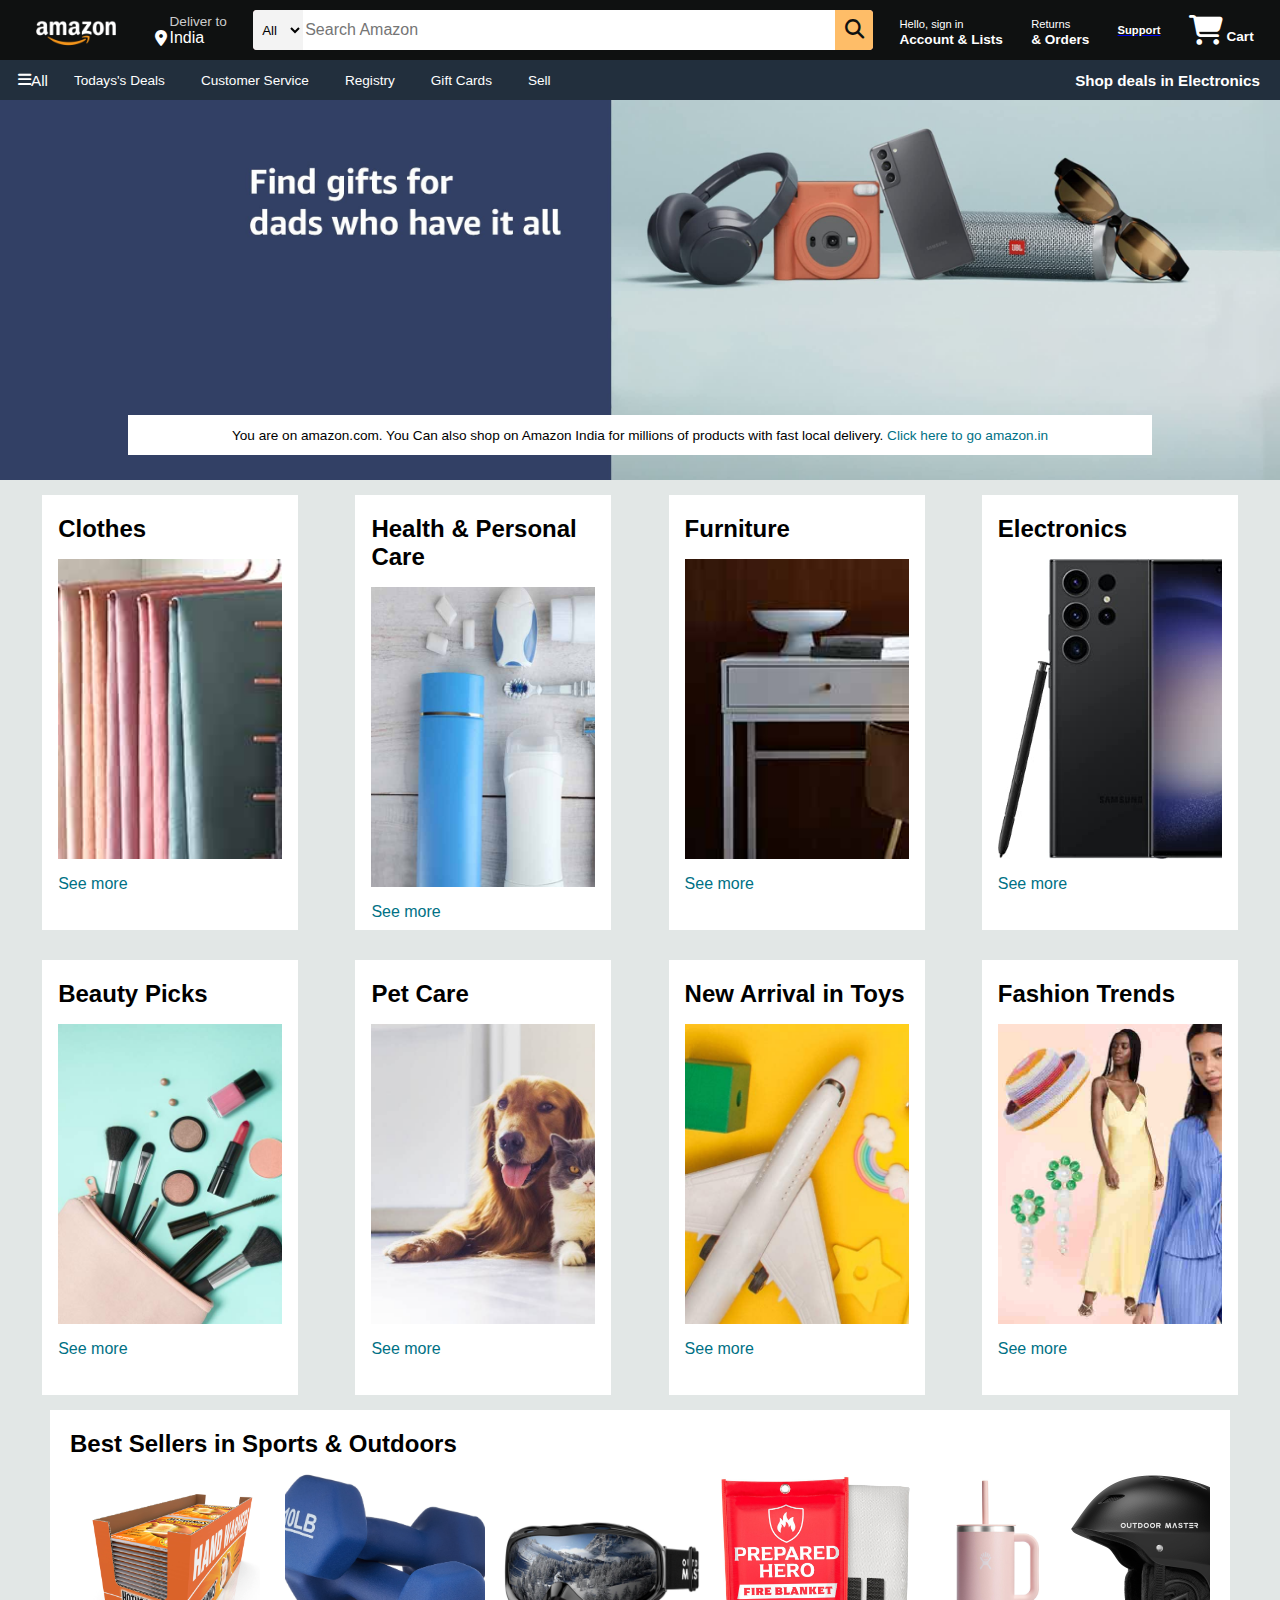
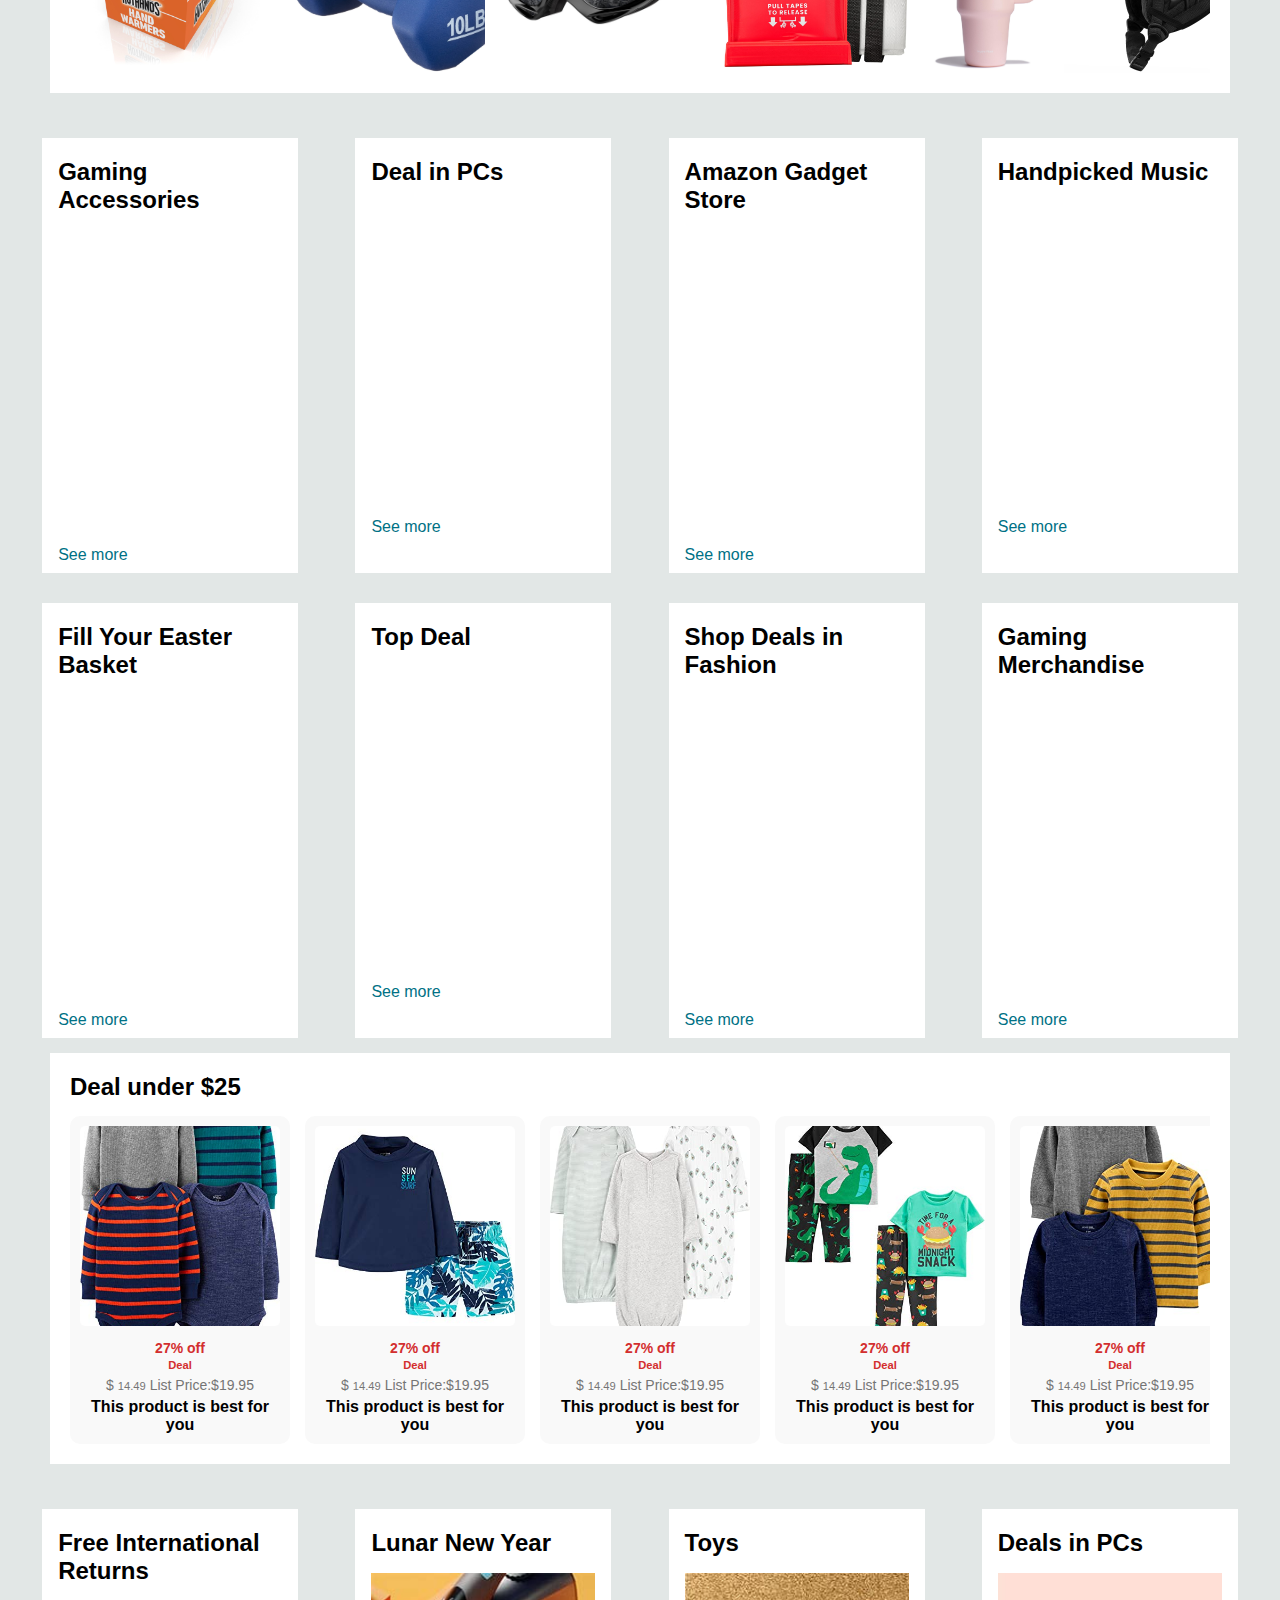
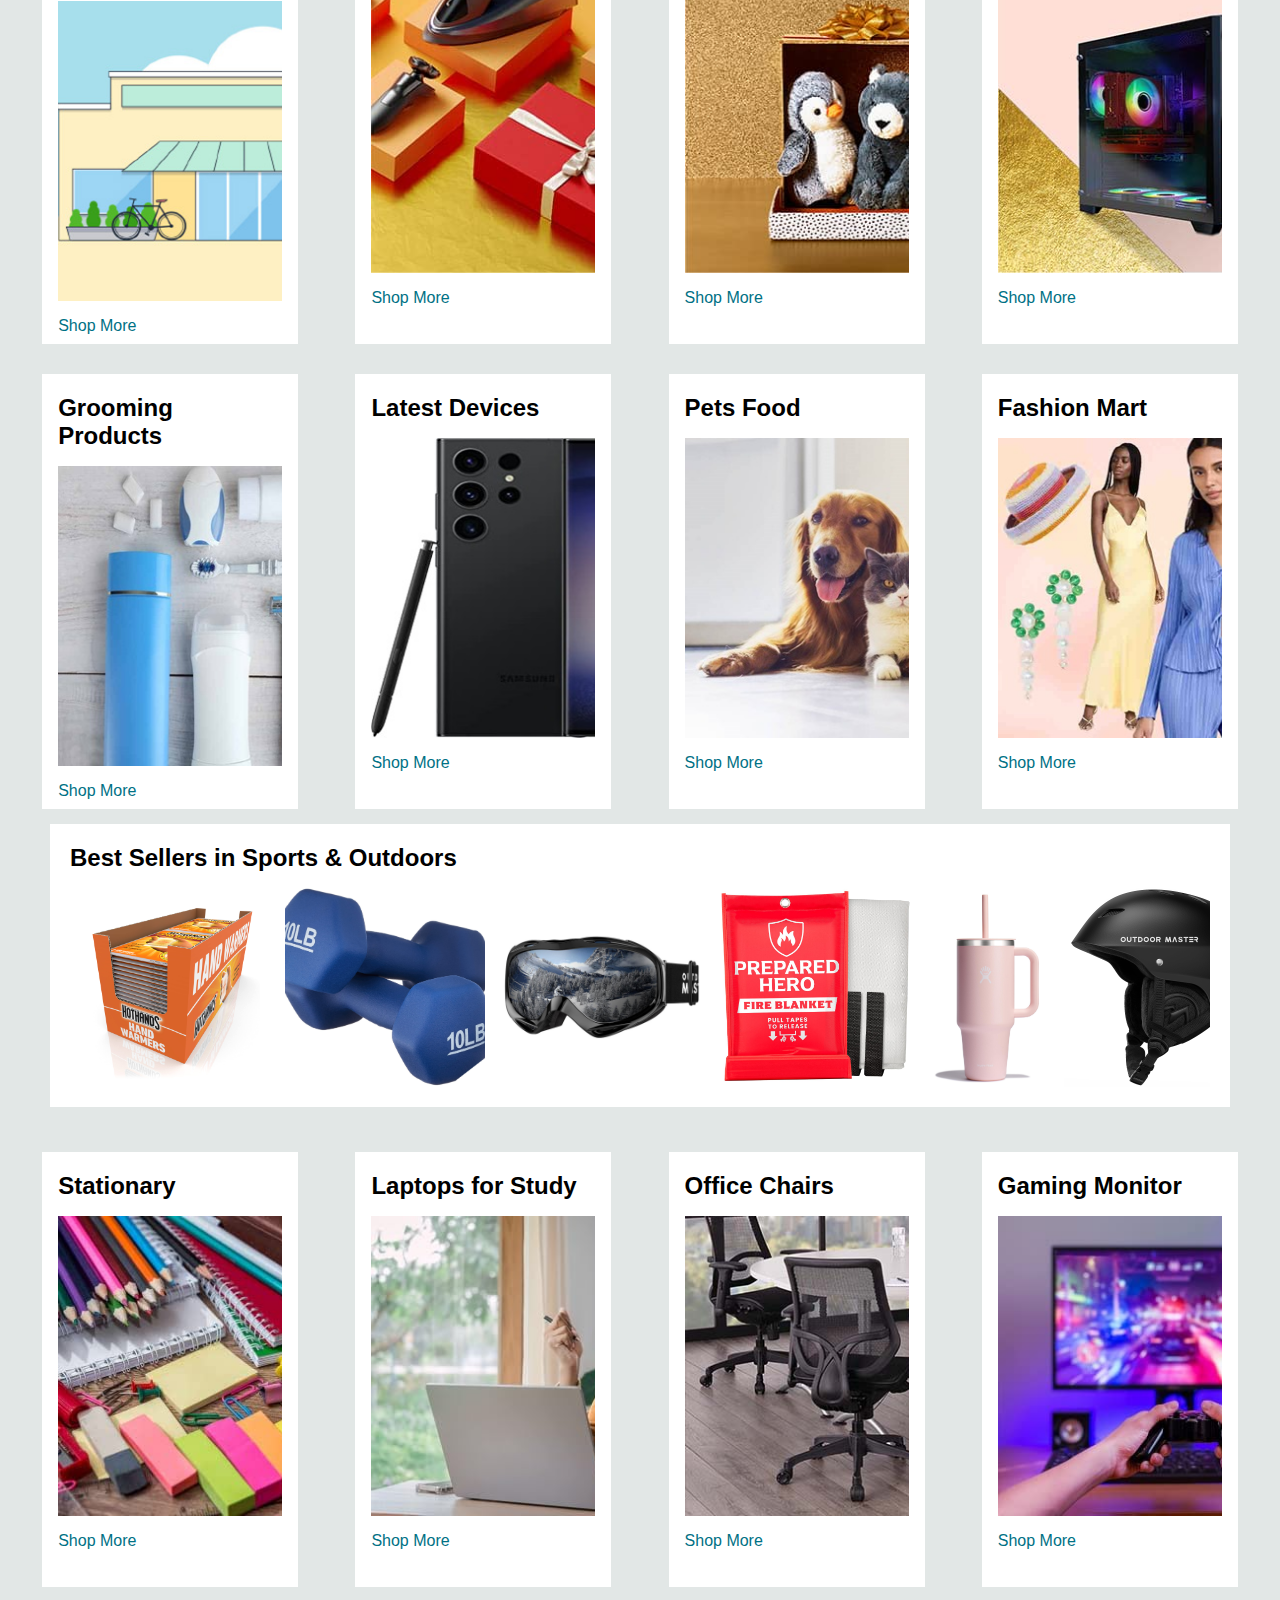
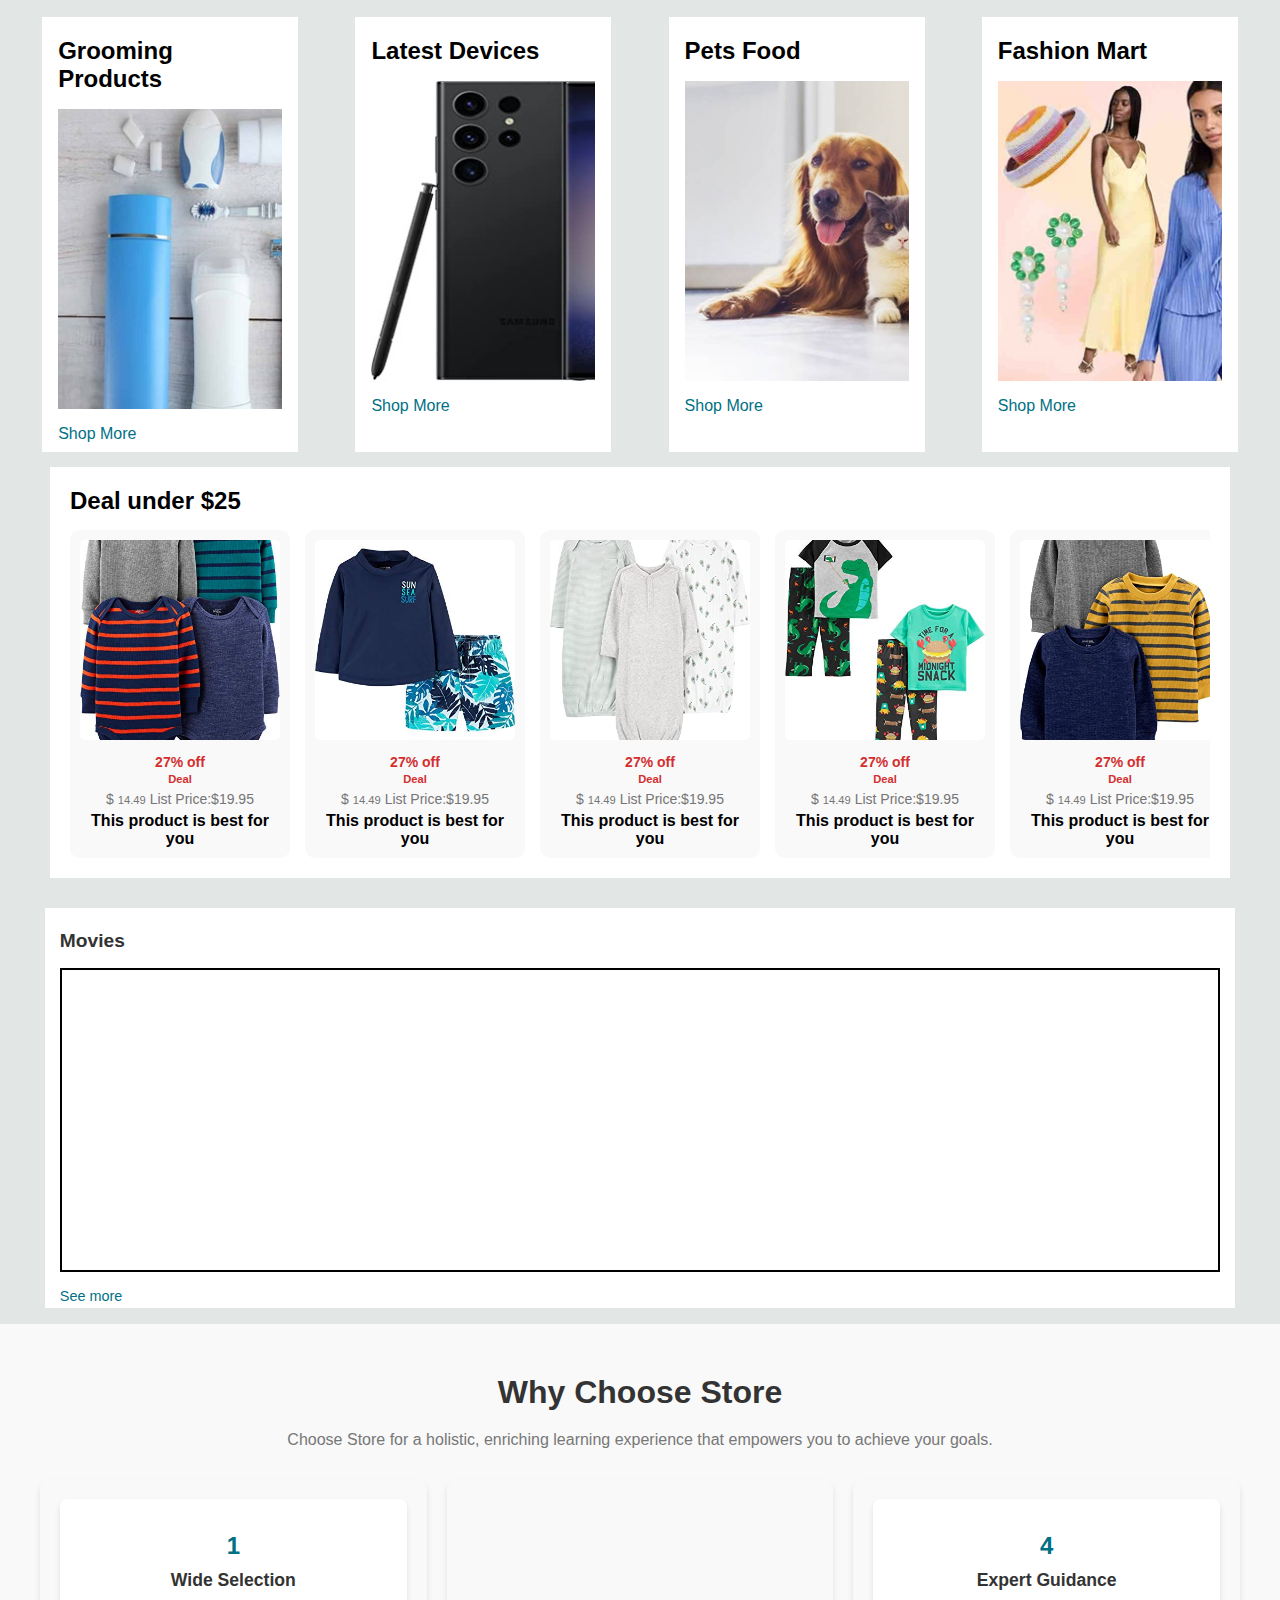
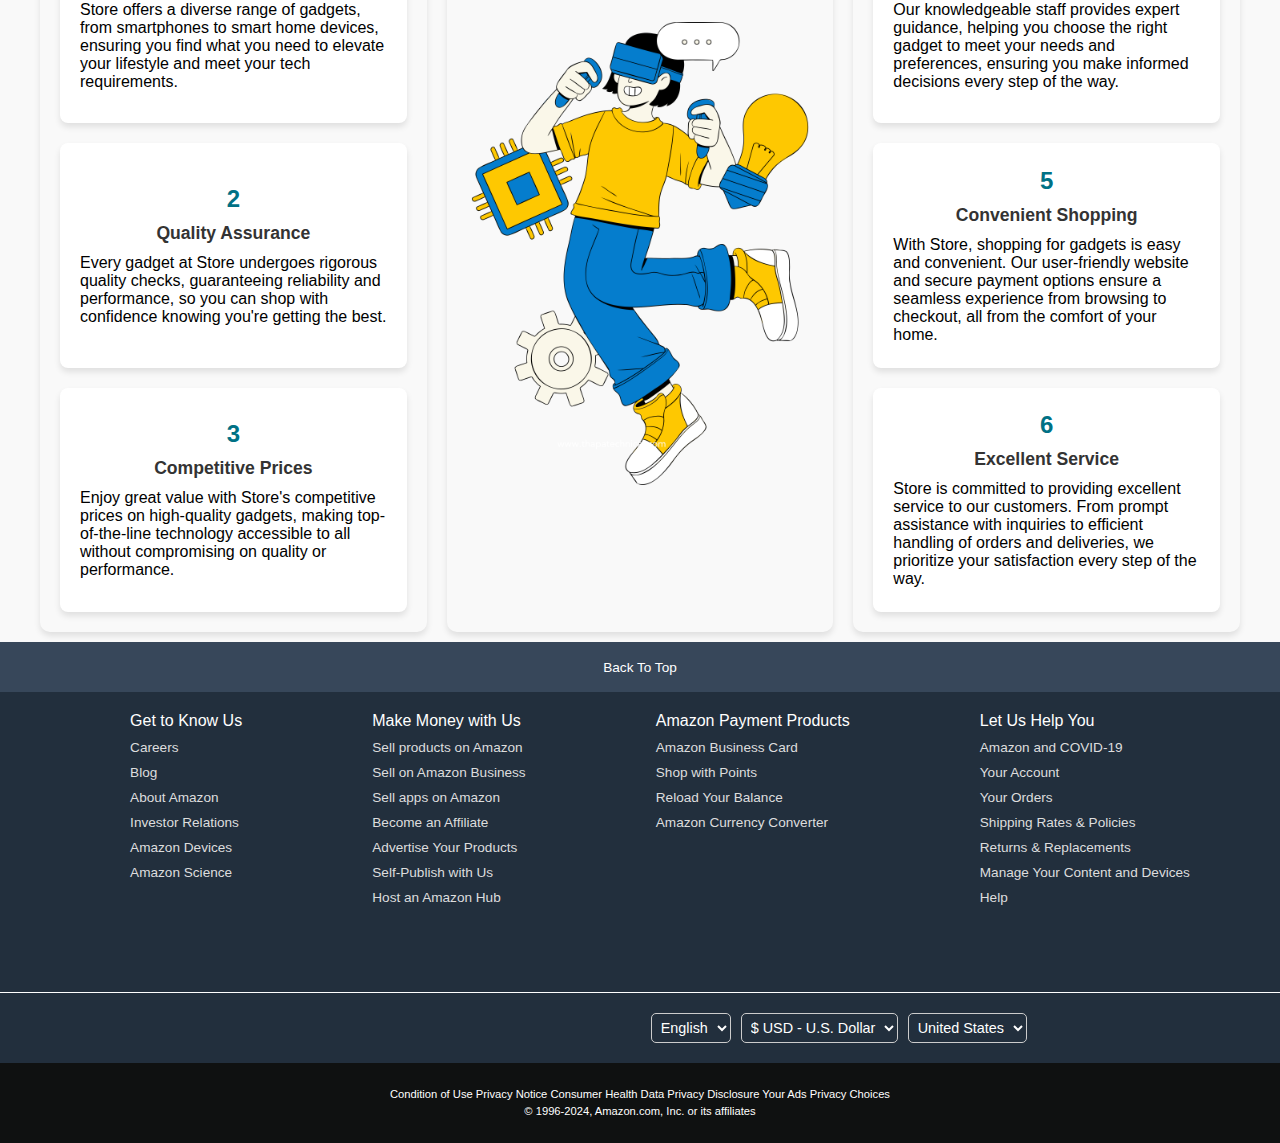
<file: index.html>
<!DOCTYPE html>
<html lang="en">
<head>
  <meta charset="UTF-8">
  <meta name="viewport" content="width=device-width, initial-scale=1.0">
  <title>Amazon Clone 1</title>
  <link rel="stylesheet" href="https://cdnjs.cloudflare.com/ajax/libs/font-awesome/6.7.2/css/all.min.css" integrity="sha512-Evv84Mr4kqVGRNSgIGL/F/aIDqQb7xQ2vcrdIwxfjThSH8CSR7PBEakCr51Ck+w+/U6swU2Im1vVX0SVk9ABhg==" crossorigin="anonymous" referrerpolicy="no-referrer" />
  <link rel="stylesheet" href="index.css">
</head>
<body>
  <header>
    <div class="navbar">
      <a href="index.html" class="nav-logo-link">
        <div class="nav-logo border">
          <div class="logo1"></div>
        </div>
      </a>
      

      <div class="nav-address border">
        <p class="address-first">Deliver to</p>
        <div class="address-icon">
          <i class="fa-solid fa-location-dot"></i>
          <p class="address-second">India</p>
        </div>
      </div>

      <div class="nav-search">
        <select class="search-select">
          <option value="all">All</option>
          <option value="all-departments">All Departments</option>
          <option value="arts-crafts">Arts & Crafts</option>
          <option value="automotive">Automotive</option>
          <option value="baby">Baby</option>
          <option value="beauty-care">Beauty & Personal Care</option>
          <option value="books">Books</option>
          <option value="boys-fashion">Boys' Fashion</option>
          <option value="computers">Computers</option>
          <option value="deals">Deals</option>
          <option value="digital-music">Digital Music</option>
          <option value="electronics">Electronics</option>
          <option value="girls-fashion">Girls' Fashion</option>
          <option value="health-household">Health & Household</option>
          <option value="home-kitchen">Home & Kitchen</option>
          <option value="industrial-scientific">Industrial & Scientific</option>
          <option value="kindle-store">Kindle Store</option>
          <option value="luggage">Luggage</option>
          <option value="mens-fashion">Men's Fashion</option>
          <option value="movies-tv">Movies & TV</option>
          <option value="music-cds-vinyl">Music, CDs & Vinyl</option>
          <option value="pet-supplies">Pet Supplies</option>
          <option value="prime-video">Prime Video</option>
          <option value="software">Software</option>
          <option value="sports-outdoors">Sports & Outdoors</option>
          <option value="tools-home-improvement">Tools & Home Improvement</option>
          <option value="toys-games">Toys & Games</option>
          <option value="video-games">Video Games</option>
          <option value="womens-fashion">Women's Fashion</option>
        </select>
        <input placeholder="Search Amazon" class="search-input">
        <div class="search-icon">
          <i class="fa-solid fa-magnifying-glass"></i>
        </div>
      </div>

      <div class="nav-signin border">
        <p><span>Hello, sign in</span></p>
        <p class="nav-second">Account & Lists</p>
      </div>

      <div class="nav-return border">
        <a href="returns-order.html">
            <p><span>Returns</span></p>
            <p class="nav-second">& Orders</p>
        </a>
    </div>
    

      <div class="nav-contact border">
        <a href="support.html" class="nav-link">
            <p class="nav-second">Support</p>
        </a>
    </div>       

      <div class="nav-cart border">
        <i class="fa-solid fa-cart-shopping"></i>
          Cart
      </div>
    </div>

    <div class="panel">
      <div class="panel-all">
        <i class="fa-solid fa-bars"></i>
        All
      </div>
      
      <div class="panel-ops">
        <p>Todays's Deals</p>
        <p>Customer Service</p>
        <p>Registry</p>
        <p>Gift Cards</p>
        <p>Sell</p>
      </div>

      <div class="panel-deals border">
        Shop deals in Electronics
      </div>
    </div>

  </header>

  <div class="hero-section">
    <div class="hero-msg">
      <p>You are on amazon.com. You Can also shop on Amazon India for millions of products with fast local delivery. <a>Click here to go amazon.in</a></p>
    </div>
  </div>

  <div class="shop-section">
    <div class="box">
      <div class="box-content">
          <h2>Clothes</h2>
          <div class="box-img" style="background-image: url('./assets/box1_image.jpg');"></div>
          <p>See more</p>
      </div>
  </div>
  <div class="box">
      <div class="box-content">
          <h2>Health & Personal Care</h2>
          <div class="box-img" style="background-image: url('./assets/box2_image.jpg');"></div>
          <p>See more</p>
      </div>
  </div>
  <div class="box">
      <div class="box-content">
          <h2>Furniture</h2>
          <div class="box-img" style="background-image: url('./assets/box3_image.jpg');"></div>
          <p>See more</p>
      </div>
  </div>
  <div class="box">
      <div class="box-content">
          <h2>Electronics</h2>
          <div class="box-img" style="background-image: url('./assets/box4_image.jpg');"></div>
          <p>See more</p>
      </div>
  </div>
  <div class="box">
      <div class="box-content">
          <h2>Beauty Picks</h2>
          <div class="box-img" style="background-image: url('./assets/box5_image.jpg');"></div>
          <p>See more</p>
      </div>
  </div>
  <div class="box">
      <div class="box-content">
          <h2>Pet Care</h2>
          <div class="box-img" style="background-image: url('./assets/box6_image.jpg');"></div>
          <p>See more</p>
      </div>
  </div>
  <div class="box">
      <div class="box-content">
          <h2>New Arrival in Toys</h2>
          <div class="box-img" style="background-image: url('./assets/box7_image.jpg');"></div>
          <p>See more</p>
      </div>
  </div>
  <div class="box">
      <div class="box-content">
          <h2>Fashion Trends</h2>
          <div class="box-img" style="background-image: url('./assets/box8_image.jpg');"></div>
          <p>See more</p>
      </div>
  </div>
  
  <div class="product-slider">
    <h2>Best Sellers in Sports & Outdoors</h2>
    <div class="products">
        <img src="./assets/product1-1.jpg" alt="">
        <img src="./assets/product1-2.jpg" alt="">
        <img src="./assets/product1-3.jpg" alt="">
        <img src="./assets/product1-4.jpg" alt="">
        <img src="./assets/product1-5.jpg" alt="">
        <img src="./assets/product1-6.jpg" alt="">
        <img src="./assets/product1-7.jpg" alt="">
        <img src="./assets/product1-8.jpg" alt="">
        <img src="./assets/product1-9.jpg" alt="">
        <img src="./assets/product1-10.jpg" alt="">
    </div>
</div>

  <!-- New Items -->
  <div class="box">
      <div class="box-content">
          <h2>Gaming Accessories</h2>
          <div class="box-img" style="background-image: url('https://media.geeksforgeeks.org/wp-content/uploads/20240326122918/image14.jpg');"></div>
          <p>See more</p>
      </div>
  </div>
  <div class="box">
      <div class="box-content">
          <h2>Deal in PCs</h2>
          <div class="box-img" style="background-image: url('https://media.geeksforgeeks.org/wp-content/uploads/20240326122917/image12.jpg');"></div>
          <p>See more</p>
      </div>
  </div>
  <div class="box">
      <div class="box-content">
          <h2>Amazon Gadget Store</h2>
          <div class="box-img" style="background-image: url('https://media.geeksforgeeks.org/wp-content/uploads/20240326122918/image15.jpg');"></div>
          <p>See more</p>
      </div>
  </div>
  <div class="box">
      <div class="box-content">
          <h2>Handpicked Music</h2>
          <div class="box-img" style="background-image: url('https://media.geeksforgeeks.org/wp-content/uploads/20240326122916/image11.jpg');"></div>
          <p>See more</p>
      </div>
  </div>
  <div class="box">
      <div class="box-content">
          <h2>Fill Your Easter Basket</h2>
          <div class="box-img" style="background-image: url('https://media.geeksforgeeks.org/wp-content/uploads/20240326121956/image3.jpg');"></div>
          <p>See more</p>
      </div>
  </div>
  <div class="box">
      <div class="box-content">
          <h2>Top Deal</h2>
          <div class="box-img" style="background-image: url('https://media.geeksforgeeks.org/wp-content/uploads/20240326122915/image8.jpg');"></div>
          <p>See more</p>
      </div>
  </div>
  <div class="box">
      <div class="box-content">
          <h2>Shop Deals in Fashion</h2>
          <div class="box-img" style="background-image: url('https://media.geeksforgeeks.org/wp-content/uploads/20240326122915/image9.jpg');"></div>
          <p>See more</p>
      </div>
  </div>
  <div class="box">
      <div class="box-content">
          <h2>Gaming Merchandise</h2>
          <div class="box-img" style="background-image: url('https://media.geeksforgeeks.org/wp-content/uploads/20240326122917/image13.jpg');"></div>
          <p>See more</p>
      </div>
  </div>
  
  <div class="product-slider-with-price">
    <h2>Deal under $25</h2>
    <div class="products">
        <div class="product-card">
            <div class="product-img-container">
                <img src="./assets/product2-1.jpg" alt="">
            </div>
            <div class="product-offer">
                <p>27% off</p> <span>Deal</span>
            </div>
            <p class="product-price">$ <span>14.49</span> List Price:$19.95</p>
            <h4>This product is best for you</h4>
        </div>

        <div class="product-card">
            <div class="product-img-container">
                <img src="./assets/product2-2.jpg" alt="">
            </div>
            <div class="product-offer">
                <p>27% off</p> <span>Deal</span>
            </div>
            <p class="product-price">$ <span>14.49</span> List Price:$19.95</p>
            <h4>This product is best for you</h4>
        </div>

        <div class="product-card">
            <div class="product-img-container">
                <img src="./assets/product2-3.jpg" alt="">
            </div>
            <div class="product-offer">
                <p>27% off</p> <span>Deal</span>
            </div>
            <p class="product-price">$ <span>14.49</span> List Price:$19.95</p>
            <h4>This product is best for you</h4>
        </div>

        <div class="product-card">
            <div class="product-img-container">
                <img src="./assets/product2-4.jpg" alt="">
            </div>
            <div class="product-offer">
                <p>27% off</p> <span>Deal</span>
            </div>
            <p class="product-price">$ <span>14.49</span> List Price:$19.95</p>
            <h4>This product is best for you</h4>
        </div>

        <div class="product-card">
            <div class="product-img-container">
                <img src="./assets/product2-5.jpg" alt="">
            </div>
            <div class="product-offer">
                <p>27% off</p> <span>Deal</span>
            </div>
            <p class="product-price">$ <span>14.49</span> List Price:$19.95</p>
            <h4>This product is best for you</h4>
        </div>

        <div class="product-card">
            <div class="product-img-container">
                <img src="./assets/product2-6.jpg" alt="">
            </div>
            <div class="product-offer">
                <p>27% off</p> <span>Deal</span>
            </div>
            <p class="product-price">$ <span>14.49</span> List Price:$19.95</p>
            <h4>This product is best for you</h4>
        </div>


        <div class="product-card">
            <div class="product-img-container">
                <img src="./assets/product2-7.jpg" alt="">
            </div>
            <div class="product-offer">
                <p>27% off</p> <span>Deal</span>
            </div>
            <p class="product-price">$ <span>14.49</span> List Price:$19.95</p>
            <h4>This product is best for you</h4>
        </div>


        <div class="product-card">
            <div class="product-img-container">
                <img src="./assets/product2-8.jpg" alt="">
            </div>
            <div class="product-offer">
                <p>27% off</p> <span>Deal</span>
            </div>
            <p class="product-price">$ <span>14.49</span> List Price:$19.95</p>
            <h4>This product is best for you</h4>
        </div>


        <div class="product-card">
            <div class="product-img-container">
                <img src="./assets/product2-9.jpg" alt="">
            </div>
            <div class="product-offer">
                <p>27% off</p> <span>Deal</span>
            </div>
            <p class="product-price">$ <span>14.49</span> List Price:$19.95</p>
            <h4>This product is best for you</h4>
        </div>


        <div class="product-card">
            <div class="product-img-container">
                <img src="./assets/product2-10.jpg" alt="">
            </div>
            <div class="product-offer">
                <p>27% off</p> <span>Deal</span>
            </div>
            <p class="product-price">$ <span>14.49</span> List Price:$19.95</p>
            <h4>This product is best for you</h4>
        </div>


        <div class="product-card">
            <div class="product-img-container">
                <img src="./assets/product2-11.jpg" alt="">
            </div>
            <div class="product-offer">
                <p>27% off</p> <span>Deal</span>
            </div>
            <p class="product-price">$ <span>14.49</span> List Price:$19.95</p>
            <h4>This product is best for you</h4>
        </div>


       
    </div>
</div>


  <!-- New Items -->
<div class="box">
  <div class="box-content">
      <h2>Free International Returns</h2>
      <div class="box-img" style="background-image: url('./assets/box1-1.jpg');"></div>
      <p>Shop More</p>
  </div>
</div>
<div class="box">
  <div class="box-content">
      <h2>Lunar New Year</h2>
      <div class="box-img" style="background-image: url('./assets/box1-2.jpg');"></div>
      <p>Shop More</p>
  </div>
</div>
<div class="box">
  <div class="box-content">
      <h2>Toys</h2>
      <div class="box-img" style="background-image: url('./assets/box1-3.jpg');"></div>
      <p>Shop More</p>
  </div>
</div>
<div class="box">
  <div class="box-content">
      <h2>Deals in PCs</h2>
      <div class="box-img" style="background-image: url('./assets/box1-4.jpg');"></div>
      <p>Shop More</p>
  </div>
</div>
<div class="box">
  <div class="box-content">
      <h2>Grooming Products</h2>
      <div class="box-img" style="background-image: url('./assets/box2-1.jpg');"></div>
      <p>Shop More</p>
  </div>
</div>
<div class="box">
  <div class="box-content">
      <h2>Latest Devices</h2>
      <div class="box-img" style="background-image: url('./assets/box2-2.jpg');"></div>
      <p>Shop More</p>
  </div>
</div>
<div class="box">
  <div class="box-content">
      <h2>Pets Food</h2>
      <div class="box-img" style="background-image: url('./assets/box2-3.jpg');"></div>
      <p>Shop More</p>
  </div>
</div>
<div class="box">
  <div class="box-content">
      <h2>Fashion Mart</h2>
      <div class="box-img" style="background-image: url('./assets/box2-4.jpg');"></div>
      <p>Shop More</p>
  </div>
</div>

<div class="product-slider">
  <h2>Best Sellers in Sports & Outdoors</h2>
  <div class="products">
      <img src="./assets/product1-1.jpg" alt="">
      <img src="./assets/product1-2.jpg" alt="">
      <img src="./assets/product1-3.jpg" alt="">
      <img src="./assets/product1-4.jpg" alt="">
      <img src="./assets/product1-5.jpg" alt="">
      <img src="./assets/product1-6.jpg" alt="">
      <img src="./assets/product1-7.jpg" alt="">
      <img src="./assets/product1-8.jpg" alt="">
      <img src="./assets/product1-9.jpg" alt="">
      <img src="./assets/product1-10.jpg" alt="">
  </div>
</div>

<!-- New Items -->
<div class="box">
  <div class="box-content">
      <h2>Stationary</h2>
      <div class="box-img" style="background-image: url('./assets/box3-1.jpg');"></div>
      <p>Shop More</p>
  </div>
</div>
<div class="box">
  <div class="box-content">
      <h2>Laptops for Study</h2>
      <div class="box-img" style="background-image: url('./assets/box3-2.jpg');"></div>
      <p>Shop More</p>
  </div>
</div>
<div class="box">
  <div class="box-content">
      <h2>Office Chairs</h2>
      <div class="box-img" style="background-image: url('./assets/box3-3.jpg');"></div>
      <p>Shop More</p>
  </div>
</div>
<div class="box">
  <div class="box-content">
      <h2>Gaming Monitor</h2>
      <div class="box-img" style="background-image: url('./assets/box3-4.jpg');"></div>
      <p>Shop More</p>
  </div>
</div>
<div class="box">
  <div class="box-content">
      <h2>Grooming Products</h2>
      <div class="box-img" style="background-image: url('./assets/box2-1.jpg');"></div>
      <p>Shop More</p>
  </div>
</div>
<div class="box">
  <div class="box-content">
      <h2>Latest Devices</h2>
      <div class="box-img" style="background-image: url('./assets/box2-2.jpg');"></div>
      <p>Shop More</p>
  </div>
</div>
<div class="box">
  <div class="box-content">
      <h2>Pets Food</h2>
      <div class="box-img" style="background-image: url('./assets/box2-3.jpg');"></div>
      <p>Shop More</p>
  </div>
</div>
<div class="box">
  <div class="box-content">
      <h2>Fashion Mart</h2>
      <div class="box-img" style="background-image: url('./assets/box2-4.jpg');"></div>
      <p>Shop More</p>
  </div>
</div>

<div class="product-slider-with-price">
  <h2>Deal under $25</h2>
  <div class="products">
      <div class="product-card">
          <div class="product-img-container">
              <img src="./assets/product2-1.jpg" alt="">
          </div>
          <div class="product-offer">
              <p>27% off</p> <span>Deal</span>
          </div>
          <p class="product-price">$ <span>14.49</span> List Price:$19.95</p>
          <h4>This product is best for you</h4>
      </div>

      <div class="product-card">
          <div class="product-img-container">
              <img src="./assets/product2-2.jpg" alt="">
          </div>
          <div class="product-offer">
              <p>27% off</p> <span>Deal</span>
          </div>
          <p class="product-price">$ <span>14.49</span> List Price:$19.95</p>
          <h4>This product is best for you</h4>
      </div>

      <div class="product-card">
          <div class="product-img-container">
              <img src="./assets/product2-3.jpg" alt="">
          </div>
          <div class="product-offer">
              <p>27% off</p> <span>Deal</span>
          </div>
          <p class="product-price">$ <span>14.49</span> List Price:$19.95</p>
          <h4>This product is best for you</h4>
      </div>

      <div class="product-card">
          <div class="product-img-container">
              <img src="./assets/product2-4.jpg" alt="">
          </div>
          <div class="product-offer">
              <p>27% off</p> <span>Deal</span>
          </div>
          <p class="product-price">$ <span>14.49</span> List Price:$19.95</p>
          <h4>This product is best for you</h4>
      </div>

      <div class="product-card">
          <div class="product-img-container">
              <img src="./assets/product2-5.jpg" alt="">
          </div>
          <div class="product-offer">
              <p>27% off</p> <span>Deal</span>
          </div>
          <p class="product-price">$ <span>14.49</span> List Price:$19.95</p>
          <h4>This product is best for you</h4>
      </div>

      <div class="product-card">
          <div class="product-img-container">
              <img src="./assets/product2-6.jpg" alt="">
          </div>
          <div class="product-offer">
              <p>27% off</p> <span>Deal</span>
          </div>
          <p class="product-price">$ <span>14.49</span> List Price:$19.95</p>
          <h4>This product is best for you</h4>
      </div>


      <div class="product-card">
          <div class="product-img-container">
              <img src="./assets/product2-7.jpg" alt="">
          </div>
          <div class="product-offer">
              <p>27% off</p> <span>Deal</span>
          </div>
          <p class="product-price">$ <span>14.49</span> List Price:$19.95</p>
          <h4>This product is best for you</h4>
      </div>


      <div class="product-card">
          <div class="product-img-container">
              <img src="./assets/product2-8.jpg" alt="">
          </div>
          <div class="product-offer">
              <p>27% off</p> <span>Deal</span>
          </div>
          <p class="product-price">$ <span>14.49</span> List Price:$19.95</p>
          <h4>This product is best for you</h4>
      </div>


      <div class="product-card">
          <div class="product-img-container">
              <img src="./assets/product2-9.jpg" alt="">
          </div>
          <div class="product-offer">
              <p>27% off</p> <span>Deal</span>
          </div>
          <p class="product-price">$ <span>14.49</span> List Price:$19.95</p>
          <h4>This product is best for you</h4>
      </div>


      <div class="product-card">
          <div class="product-img-container">
              <img src="./assets/product2-10.jpg" alt="">
          </div>
          <div class="product-offer">
              <p>27% off</p> <span>Deal</span>
          </div>
          <p class="product-price">$ <span>14.49</span> List Price:$19.95</p>
          <h4>This product is best for you</h4>
      </div>


      <div class="product-card">
          <div class="product-img-container">
              <img src="./assets/product2-11.jpg" alt="">
          </div>
          <div class="product-offer">
              <p>27% off</p> <span>Deal</span>
          </div>
          <p class="product-price">$ <span>14.49</span> List Price:$19.95</p>
          <h4>This product is best for you</h4>
      </div>


     
  </div>
</div>


    <div class="item-card">
      <div class="item-card-content">
        <h2>Movies</h2>
        <div class="item-img" style="background-image: url('https://media.geeksforgeeks.org/wp-content/uploads/20240326121955/image.jpg');"></div>
        <p>See more</p>
      </div>
    </div>    

</div>

<section class="section-why--choose">
    <div class="container">
        <h2 class="section-common--heading">Why Choose Store</h2>
        <p class="section-common--subheading">
            Choose Store for a holistic, enriching learning experience that
            empowers you to achieve your goals.
        </p>
    </div>

    <div class="container grid grid-three--cols">
        <div class="choose-left-div text-align--right">
            <div class="why-choose--div" data-aos="zoom-in-up" data-aos-delay="0">
                <p class="common-text--highlight">1</p>
                <h3 class="section-common--title">Wide Selection</h3>
                <p>
                    Store offers a diverse range of gadgets, from smartphones to
                    smart home devices, ensuring you find what you need to elevate
                    your lifestyle and meet your tech requirements.
                </p>
            </div>

            <div class="why-choose--div" data-aos="zoom-in-up" data-aos-delay="300">
                <p class="common-text--highlight">2</p>
                <h3 class="section-common--title">Quality Assurance</h3>
                <p>
                    Every gadget at Store undergoes rigorous quality checks,
                    guaranteeing reliability and performance, so you can shop with
                    confidence knowing you're getting the best.
                </p>
            </div>

            <div class="why-choose--div" data-aos="zoom-in-up" data-aos-delay="600">
                <p class="common-text--highlight">3</p>
                <h3 class="section-common--title">Competitive Prices</h3>
                <p>
                    Enjoy great value with Store's competitive prices on
                    high-quality gadgets, making top-of-the-line technology accessible
                    to all without compromising on quality or performance.
                </p>
            </div>
        </div>

        <div class="choose-center-div" data-aos="zoom-in" data-aos-delay="300">
            <figure>
                <img src="ecompost.png" alt="store technical home page" />
            </figure>
        </div>

        <div class="choose-right-div">
            <div class="why-choose--div text-align--left" data-aos="zoom-in-up" data-aos-delay="0">
                <p class="common-text--highlight">4</p>
                <h3 class="section-common--title">Expert Guidance</h3>
                <p>
                    Our knowledgeable staff provides expert guidance, helping you
                    choose the right gadget to meet your needs and preferences,
                    ensuring you make informed decisions every step of the way.
                </p>
            </div>

            <div class="why-choose--div text-align--left" data-aos="zoom-in-up" data-aos-delay="300">
                <p class="common-text--highlight">5</p>
                <h3 class="section-common--title">Convenient Shopping</h3>
                <p>
                    With Store, shopping for gadgets is easy and convenient. Our
                    user-friendly website and secure payment options ensure a seamless
                    experience from browsing to checkout, all from the comfort of your
                    home.
                </p>
            </div>

            <div class="why-choose--div text-align--left" data-aos="zoom-in-up" data-aos-delay="600">
                <p class="common-text--highlight">6</p>
                <h3 class="section-common--title">Excellent Service</h3>
                <p>
                    Store is committed to providing excellent service to our
                    customers. From prompt assistance with inquiries to efficient
                    handling of orders and deliveries, we prioritize your satisfaction
                    every step of the way.
                </p>
            </div>
        </div>
    </div>
</section>

<footer>

  <div class="foot-panel1">
    <a href="index.html">Back To Top</a>
</div>
  
  <div class="foot-panel2">
    <ul>
      <p>Get to Know Us</p>
      <a>Careers</a>
      <a>Blog</a>
      <a>About Amazon</a>
      <a>Investor Relations</a>
      <a>Amazon Devices</a>
      <a>Amazon Science</a>
    </ul>

    <ul>
      <p>Make Money with Us</p>
      <a>Sell products on Amazon</a>
      <a>Sell on Amazon Business</a>
      <a>Sell apps on Amazon</a>
      <a>Become an Affiliate</a>
      <a>Advertise Your Products</a>
      <a>Self-Publish with Us</a>
      <a>Host an Amazon Hub</a>
    </ul>

    <ul>
      <p>Amazon Payment Products</p>
      <a>Amazon Business Card</a>
      <a>Shop with Points</a>
      <a>Reload Your Balance</a>
      <a>Amazon Currency Converter</a>
    </ul>

    <ul>
      <p>Let Us Help You</p>
      <a>Amazon and COVID-19</a>
      <a>Your Account</a>
      <a>Your Orders</a>
      <a>Shipping Rates & Policies</a>
      <a>Returns & Replacements</a>
      <a>Manage Your Content and Devices</a>
      <a>Help</a>
    </ul>
  </div>

  <div class="foot-panel3">
    <a href="index.html">
        <div class="logo">
            <!-- <img src="https://media.geeksforgeeks.org/wp-content/uploads/20240326183545/amazon.png" alt="Amazon Logo"> -->
        </div>
    </a>
    <div class="options">
        <select>
            <option value="En">English</option>
        </select>
        <select>
            <option value="1">$ USD - U.S. Dollar</option>
        </select>
        <select>
            <option value="4">United States</option>
        </select>
    </div>
</div>


  <div class="foot-panel4">
    <div class="pages">
      <a>Condition of Use</a>
      <a>Privacy Notice</a>
      <a>Consumer Health Data Privacy Disclosure</a>
      <a>Your Ads Privacy Choices</a>

      <div class="cpyryt">
        © 1996-2024, Amazon.com, Inc. or its affiliates
      </div>
    </div>
  </div>
</footer>

<script src="app.js"></script>

</body>
</html>
</file>
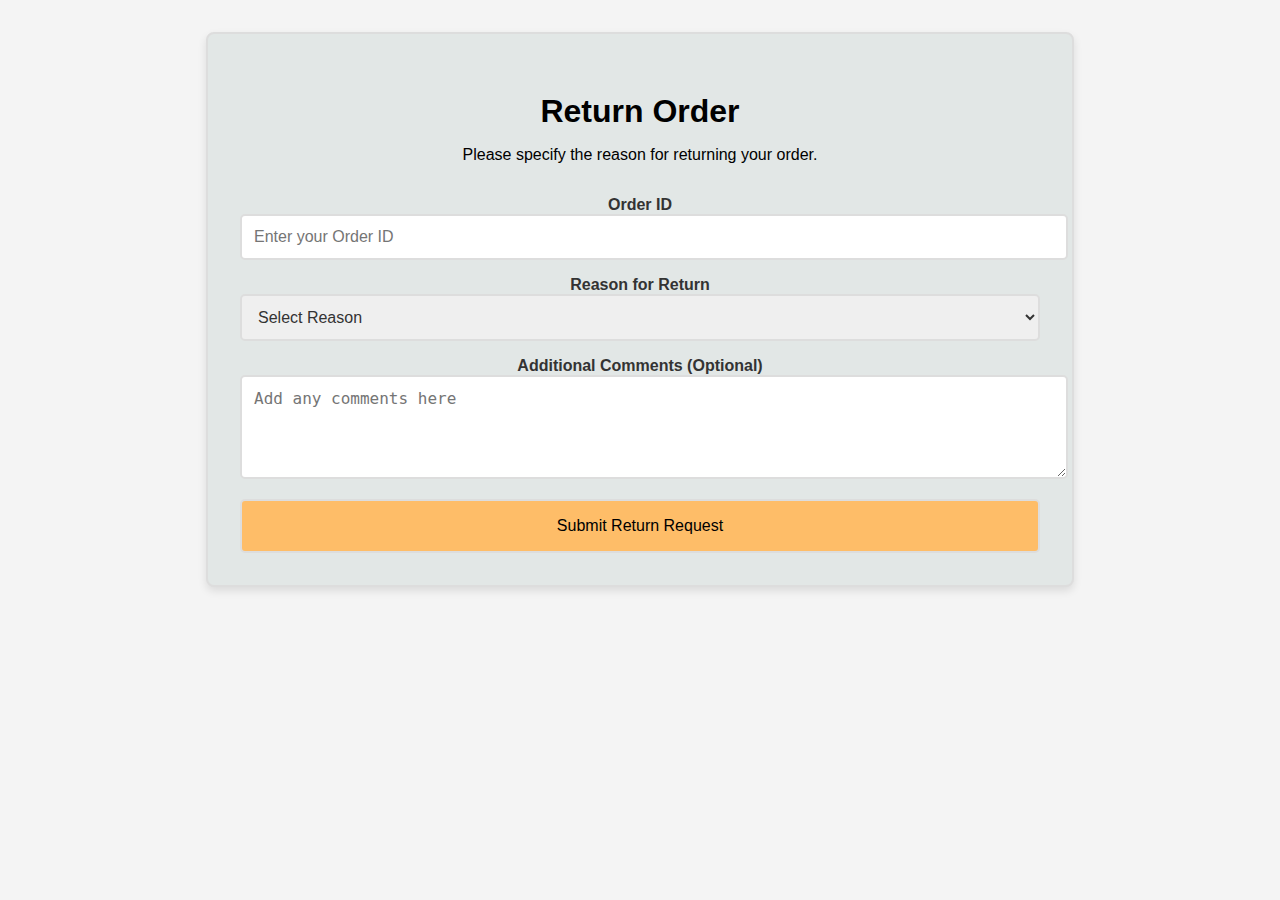
<file: return-order.html>
<!DOCTYPE html>
<html lang="en">
<head>
    <meta charset="UTF-8">
    <meta name="viewport" content="width=device-width, initial-scale=1.0">
    <title>Return Order</title>
    <link rel="stylesheet" href="returns-order.css">
</head>
<body>

    <!-- Success Alert -->
    <div class="alert alert-success" id="success-alert" style="display: none;">
        Your return request has been successfully submitted!
    </div>

    <section class="return-order-section">
        <div class="container">
            <h2 class="section-heading">Return Order</h2>
            <p class="section-subheading">Please specify the reason for returning your order.</p>
        </div>

        <div class="return-reason-section">
            <form action="#" method="POST" id="return-form">
                <label for="order-id">Order ID</label>
                <input type="text" id="order-id" name="order-id" placeholder="Enter your Order ID" required>

                <label for="reason">Reason for Return</label>
                <select id="reason" name="reason" required>
                    <option value="">Select Reason</option>
                    <option value="damaged">Damaged Product</option>
                    <option value="wrong-item">Wrong Item Received</option>
                    <option value="size-issue">Size/Color Issue</option>
                    <option value="other">Other</option>
                </select>

                <label for="comments">Additional Comments (Optional)</label>
                <textarea id="comments" name="comments" rows="4" placeholder="Add any comments here"></textarea>

                <button type="submit" class="return-btn">Submit Return Request</button>
            </form>
        </div>
    </section>

    <script>
        // JavaScript to show success alert and reset the form fields
        document.getElementById('return-form').addEventListener('submit', function(event) {
            event.preventDefault();  // Prevent the default form submission
            
            // Display success alert
            document.getElementById('success-alert').style.display = 'block';
            
            // Reset the form fields after submission
            document.getElementById('return-form').reset();

            // Optionally, hide the alert after a few seconds
            setTimeout(function() {
                document.getElementById('success-alert').style.display = 'none';
            }, 5000); // Hide alert after 5 seconds
        });
    </script>

</body>
</html>
</file>
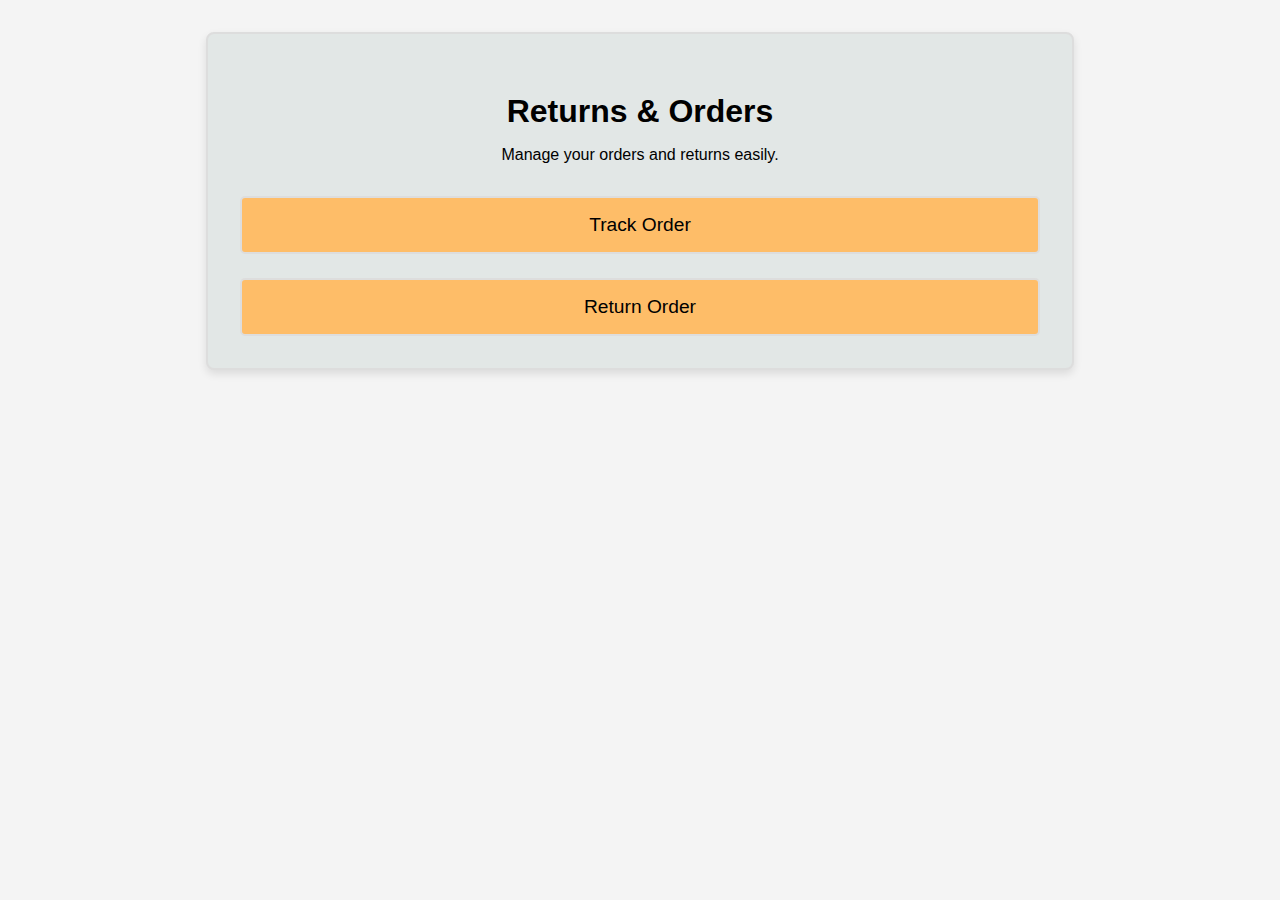
<file: returns-order.html>
<!DOCTYPE html>
<html lang="en">
<head>
    <meta charset="UTF-8">
    <meta name="viewport" content="width=device-width, initial-scale=1.0">
    <title>Returns & Orders</title>
    <link rel="stylesheet" href="returns-order.css">
</head>
<body>

    <section class="orders-section">
        <div class="container">
            <h2 class="section-heading">Returns & Orders</h2>
            <p class="section-subheading">Manage your orders and returns easily.</p>
        </div>

        <div class="order-options">
            <div class="order-option">
                <a href="track-order.html">
                    <button class="order-btn">Track Order</button>
                </a>
            </div>
            <div class="order-option">
                <a href="return-order.html">
                    <button class="order-btn">Return Order</button>
                </a>
            </div>
        </div>
    </section>

</body>
</html>
</file>
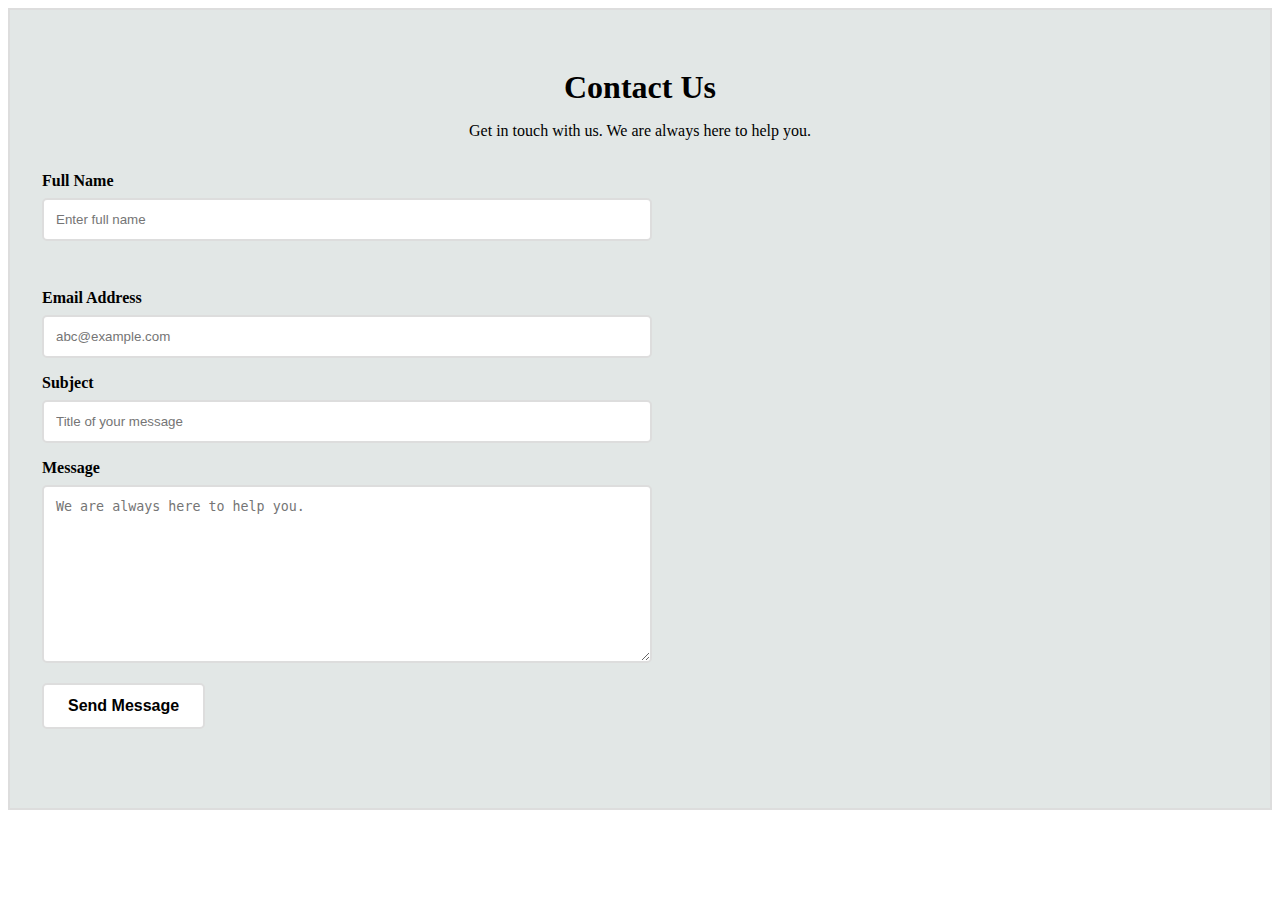
<file: support.html>
<!DOCTYPE html>
<html lang="en">
<head>
    <meta charset="UTF-8">
    <meta name="viewport" content="width=device-width, initial-scale=1.0">
    <title>Contact</title>
    <link rel="stylesheet" href="https://cdnjs.cloudflare.com/ajax/libs/font-awesome/6.7.2/css/all.min.css" integrity="sha512-Evv84Mr4kqVGRNSgIGL/F/aIDqQb7xQ2vcrdIwxfjThSH8CSR7PBEakCr51Ck+w+/U6swU2Im1vVX0SVk9ABhg==" crossorigin="anonymous" referrerpolicy="no-referrer" />
    <link rel="stylesheet" href="support.css">
</head>
<body>
    <section class="section-contact">
        <div class="container">
            <h2 class="section-common--heading">Contact Us</h2>
            <p class="section-common--subheading">
                Get in touch with us. We are always here to help you.
            </p>
        </div>
    
        <div class="container grid grid-two--cols">
            <!-- Contact Form -->
            <div class="contact-content">
                <form id="contact-form" action="#" method="POST">
                    <div class="grid grid-two-cols mb-3">
                        <div>
                            <label for="username">Full Name</label>
                            <input
                                type="text"
                                name="username"
                                id="username"
                                required
                                autocomplete="off"
                                placeholder="Enter full name"
                            />
                        </div>
    
                        <div>
                            <label for="email">Email Address</label>
                            <input
                                type="email"
                                name="email"
                                id="email"
                                required
                                autocomplete="off"
                                placeholder="abc@example.com"
                            />
                        </div>
                    </div>
    
                    <div class="mb-3">
                        <label for="subject">Subject</label>
                        <input
                            type="text"
                            name="subject"
                            id="subject"
                            required
                            autocomplete="off"
                            placeholder="Title of your message"
                        />
                    </div>
    
                    <div class="mb-3">
                        <label for="message">Message</label>
                        <textarea
                            name="message"
                            id="message"
                            cols="30"
                            rows="10"
                            required
                            placeholder="We are always here to help you."
                        ></textarea>
                    </div>
    
                    <div class="mt-3">
                        <button type="submit" class="btn contact-btn">
                            Send Message
                        </button>
                    </div>
                </form>
                <!-- Success Message -->
                <div id="success-message" style="display: none; color: green; font-size: 1.2rem; text-align: center;">
                    Your message has been sent successfully!
                </div>
            </div>
    
            <!-- Map Section -->
            <div class="contact-map">
                <iframe
                    src="https://www.google.com/maps/embed?pb=!1m18!1m12!1m3!1d3782.2613173278896!2d73.91411937501422!3d18.562253982539413!2m3!1f0!2f0!3f0!3m2!1i1024!2i768!4f13.1!3m3!1m2!1s0x3bc2c147b8b3a3bf%3A0x6f7fdcc8e4d6c77e!2sPhoenix%20Marketcity%20Pune!5e0!3m2!1sen!2sin!4v1696124215167!5m2!1sen!2sin"
                    width="100%"
                    height="auto"
                    style="border: 0"
                    allowfullscreen=""
                    loading="lazy"
                    referrerpolicy="no-referrer-when-downgrade"
                ></iframe>
            </div>
        </div>
    </section>

    <!-- JavaScript File -->
    <script src="support.js"></script>
</body>
</html>
</file>
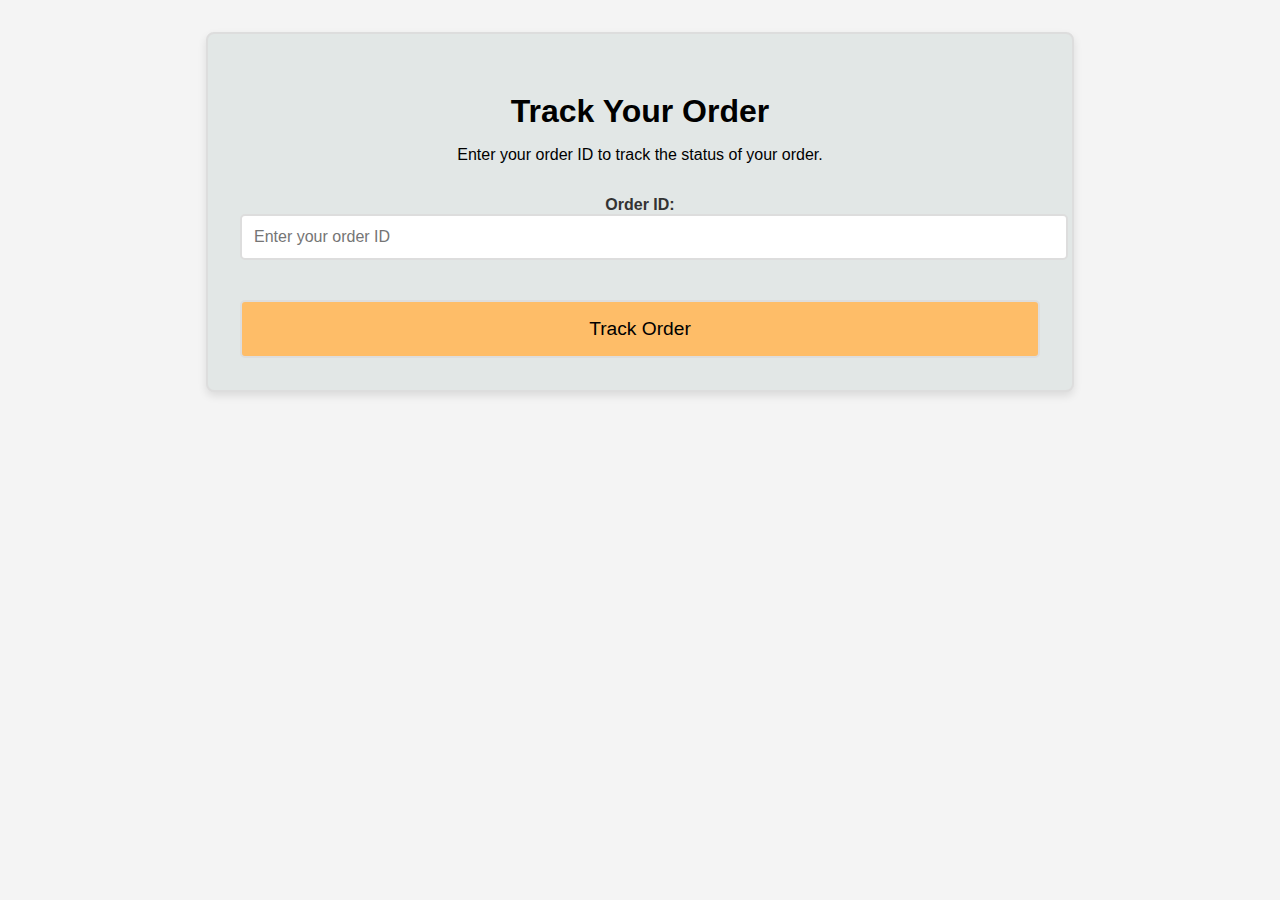
<file: track-order.html>
<!DOCTYPE html>
<html lang="en">
<head>
    <meta charset="UTF-8">
    <meta name="viewport" content="width=device-width, initial-scale=1.0">
    <title>Track Order</title>
    <link rel="stylesheet" href="returns-order.css">
</head>
<body>

    <section class="orders-section">
        <div class="container">
            <h2 class="section-heading">Track Your Order</h2>
            <p class="section-subheading">Enter your order ID to track the status of your order.</p>
        </div>

        <div class="order-options">
            <div class="order-option">
                <label for="order-id">Order ID:</label>
                <input type="text" id="order-id" placeholder="Enter your order ID">
            </div>
            <div class="order-option">
                <button class="order-btn">Track Order</button>
            </div>
        </div>
    </section>

</body>
</html>
</file>
<file: index.css>
*{
    margin: 0;
    font-family: Arial;
    border: border-box; 
}

.navbar{
    height: 60px;
    justify-content: space-evenly;
    background-color: #0f1111;
    color: white;
    display:flex;
    align-items:center;

}

.nav-return a {
    text-decoration: none;
    color: inherit;
}

.nav-return a:hover {
    color: #007bff;
}

.nav-return a p span {
    color: white;
}

.nav-logo{
    height:50px;
    width:100px;
    cursor: pointer;
}

.nav-logo-link {
    text-decoration: none; 
    display: inline-block; 
}

.logo1{
    background-image: url("./assets/amazon_logo.png");
    height:50px;
    width:100%;
    background-size:cover;
}

.border{
    border:2px solid transparent;
}

.border:hover{
    border:1.5px solid white;
}

.address-first{
    color:#cccccc;
    font-size: 0.85rem;
    margin-left:15px;
}

.address-second{
    font-size: 1rem;
    margin-left:3px;
    cursor: pointer;
}

.address-icon{
    display: flex;
    align-items: center;
}

.nav-search{
    display:flex;
    justify-content: space-evenly;
    background-color:pink;
    width:620px;
    height:40px;
    border-radius: 4px;
}

.nav-search:hover{
    border: 2px solid orange;
    cursor: pointer;
}
    
.search-select{
    background-color: #f3f3f3;
    width:50px;
    text-align: left;
    padding-left: 5px;
    border-top-left-radius: 4px;
    border-bottom-left-radius: 4px;
    border: none;
    cursor: pointer;
}

.search-input{
    width:100%;
    font-size:1rem;
    border: none;
    cursor: pointer;
}

.search-icon{
    width:45px;
    display:flex;
    justify-content: space-evenly;
    align-items:center;
    font-size:1.2rem;
    background-color:#febd68;
    border-top-right-radius: 4px;
    border-bottom-right-radius: 4px;
    color: #0f1111;
}

span{
    font-size:0.7rem;
}

.nav-contact {
    font-size: 0.85rem;
    font-weight: 700;
    cursor: pointer;
    text-align: center;
}

.nav-contact .nav-second {
    font-size: 0.7rem;
}

.nav-second{
    font-size:0.85rem;
    color:white;
    font-weight:700;
    cursor: pointer;
}

.nav-cart i{
    font-size: 30px;
}

.nav-cart{
    font-size:0.85rem;
    font-weight:700;
    cursor: pointer;
}

.panel {
    height: 40px;
    background-color: #222f3d;
    display: flex;
    color: white;
    align-items: center;
    justify-content: space-between;
    padding: 0 10px;
    cursor: pointer;
}

.panel-all {
    font-size: 0.95rem;
    display: flex;
    align-items: center;
    justify-content: center;
    padding: 8px 8px;
    margin-right: 10px;
}

.panel-all:hover {
    border: 1px solid white;
}

.panel-ops {
    font-size: 0.85rem;
    display: flex;
    justify-content: space-between;
    align-items: center;
}

.panel-ops p {
    display: inline-block;
    margin-right: 20px;
    padding: 8px;
}

.panel-ops p:hover {
    border: 1px solid white;
}

.panel-deals {
    font-size: 0.95rem;
    font-weight: 700;
    margin-left: auto;
    padding: 8px 8px;
}

.hero-section{
    background-image: url("./assets/hero_image.jpg");
    height:380px;
    background-size:cover;
    display:flex;
    align-items:flex-end;
    justify-content:center;
}

.hero-msg{
    background-color:white;
    color:black;
    height:40px;
    display:flex;
    align-items:center;
    justify-content:center;
    font-size:0.85rem;
    width:80%;
    margin-bottom: 25px;
}

.hero-msg a{
    color:#007185;
    cursor: pointer;
}

.shop-section{
    display:flex;
    flex-wrap: wrap;
    justify-content:space-evenly;
    background-color:#e2e7e6;
    gap:15px;
}

.box{
    height: 400px;
    width: 20%;
    background-color:white;
    padding: 20px 0px 15px;
    margin-top:15px;
}

.box-img{
    height:300px;
    background-size:cover;
    margin-top: 1rem;
    margin-bottom: 1rem;
}

.box-content{
    margin-left:1rem;
    margin-right:1rem;
}

.box-content p{
    color:#007185;
    cursor: pointer;
}

.item-card {
    height: 400px;
    display: flex;
    flex-direction: column;
    gap: 1rem;
    font-size: 0.7rem;
    background-color: white;
    padding: 20px 15px;
    overflow: hidden;
    width: 93%;
    box-sizing: border-box;
    font-family: Arial, sans-serif;
    border-top: 2px solid transparent;
    margin-bottom: 1rem;
}

.item-card-content h2 {
    font-size: 1.2rem;
    color: #333;
    margin-bottom: 1rem;
}

.item-img {
    height: 300px;
    background-size: cover;
    background-position: center;
    border: 2px solid black;
    margin-bottom: 1rem;
}

.item-card p {
    color: #007185;
    cursor: pointer;
    font-size: 0.9rem;
    margin-top: auto;
    font-family: Arial, sans-serif;
}

/* General container styling */
.section-why--choose {
    padding: 50px 0;
    background-color: #f9f9f9;
}

/* Section heading styling */
.section-common--heading {
    font-size: 2rem;
    font-weight: bold;
    color: #333;
    text-align: center;
    margin-bottom: 20px;
}

.section-common--subheading {
    font-size: 1rem;
    text-align: center;
    color: #777;
    margin-bottom: 30px;
}

/* Grid layout for the three columns */
.container.grid {
    display: grid;
    grid-template-columns: repeat(3, 1fr);
    gap: 30px;
    max-width: 1200px;
    margin: 0 auto;
}

/* Left and right side sections */
.choose-left-div,
.choose-right-div {
    display: flex;
    flex-direction: column;
    gap: 20px;
}

/* Centered image section */
.choose-center-div figure img {
    width: 100%;
    height: auto;
}

/* Individual why-choose divs */
.why-choose--div {
    background-color: white;
    padding: 20px;
    border-radius: 8px;
    box-shadow: 0 4px 6px rgba(0, 0, 0, 0.1);
    transition: transform 0.3s ease-in-out;
}

.why-choose--div:hover {
    transform: translateY(-5px);
}

.common-text--highlight {
    font-size: 1.5rem;
    color: #007185;
    font-weight: bold;
}

.section-common--title {
    font-size: 1.1rem;
    color: #333;
    margin: 10px 0;
}

/* Styling for the box layout */
.box {
    height: 400px;
    width: 20%;
    background-color: white;
    padding: 20px 0px 15px;
    margin-top: 15px;
}

.box-img {
    height: 300px;
    background-size: cover;
    margin-top: 1rem;
    margin-bottom: 1rem;
}

.box-content {
    margin-left: 1rem;
    margin-right: 1rem;
}

.box-content p {
    color: #007185;
    cursor: pointer;
}

/* Ensuring equal size of all boxes */
.container.grid {
    display: grid;
    grid-template-columns: repeat(3, 1fr); /* 3 equal-width columns */
    gap: 20px; /* Spacing between columns */
}

/* To ensure the boxes inside each section have the same height */
.choose-left-div, 
.choose-center-div, 
.choose-right-div {
    display: flex;
    flex-direction: column;
    justify-content: space-between; /* Distribute content evenly */
    align-items: center;
    height: 100%; /* Make each box take up equal height */
}

/* Ensure each "why-choose--div" inside these sections is well-spaced */
.why-choose--div {
    flex: 1; /* Allow equal space distribution within the box */
    display: flex;
    flex-direction: column;
    justify-content: center; /* Center content vertically */
    align-items: center;
    padding: 20px;
}

/* Additional styling for the grid */
.grid-three--cols {
    display: grid;
    grid-template-columns: repeat(3, 1fr); /* 3 equal-width columns */
    gap: 20px; /* Spacing between the columns */
}

/* Ensure the images are responsive */
.choose-center-div img {
    max-width: 100%;
    height: auto;
}

/* Set background colors for each section box */
.choose-left-div, 
.choose-center-div, 
.choose-right-div {
    display: flex;
    flex-direction: column;
    justify-content: space-between;
    align-items: center;
    height: 100%;
    padding: 20px; /* Padding inside the boxes */
    border-radius: 10px; /* Optional: To give rounded corners */
    box-shadow: 0px 4px 6px rgba(0, 0, 0, 0.1); /* Optional: Add subtle shadow */
}

/* Hover effect only on .why-choose--div elements */
.why-choose--div:hover {
    background-color: #ffc801; /* Change background color on hover */
    transition: background-color 0.3s ease; /* Smooth transition effect */
}

/* Center the image inside the center div */
.choose-center-div {
    display: flex;
    justify-content: center; /* Horizontally center the image */
    align-items: center; /* Vertically center the image */
    height: 100%; /* Ensure the div has full height */
}

/* Make sure the image has a max width and height */
.choose-center-div img {
    max-width: 100%; /* Ensure the image is responsive */
    height: auto; /* Maintain aspect ratio */
}

/* Item card styling */
.item-card {
    height: 400px;
    display: flex;
    flex-direction: column;
    gap: 1rem;
    font-size: 0.7rem;
    background-color: white;
    padding: 20px 15px;
    overflow: hidden;
    width: 93%;
    box-sizing: border-box;
    font-family: Arial, sans-serif;
    border-top: 2px solid transparent;
    margin-bottom: 1rem;
}

.item-card-content h2 {
    font-size: 1.2rem;
    color: #333;
    margin-bottom: 1rem;
}

/* Responsive Design */
@media (max-width: 768px) {
    .container.grid {
        grid-template-columns: 1fr;
    }
    
    .choose-left-div, .choose-right-div {
        width: 100%;
    }
    
    .item-card {
        width: 100%;
    }
}

.product-slider, .product-slider-with-price {
    background: #fff;
    margin: 0 50px;
    padding: 20px;
    margin-bottom: 15px;
    position: relative;
    overflow: hidden;
    cursor: pointer;
}

.product-slider .products, .product-slider-with-price .products {
    display: flex;
    overflow-x: auto;
    margin-top: 15px;
    scroll-behavior: smooth;
    gap: 15px;
}

.product-slider .products img, .product-slider-with-price .products .product-img-container img {
    width: 100%;
    max-width: 200px;
    max-height: 200px;
    object-fit: cover;
    transition: transform 0.3s ease-in-out;
}

.product-slider .products img:hover, 
.product-slider-with-price .products .product-img-container img:hover {
    transform: scale(1.1);
}

.product-slider .products::-webkit-scrollbar, 
.product-slider-with-price .products::-webkit-scrollbar {
    display: none;
}

.product-slider-with-price .product-card {
    background: #f9f9f9;
    border-radius: 10px;
    padding: 10px;
    text-align: center;
    flex: 0 0 auto;
    width: 200px;
}

.product-slider-with-price .product-card .product-img-container img {
    border-radius: 5px;
    width: 100%;
}

.product-slider-with-price .product-card .product-offer {
    margin-top: 10px;
    font-size: 14px;
    color: #d32f2f;
    font-weight: bold;
}

.product-slider-with-price .product-card .product-price {
    margin-top: 5px;
    font-size: 14px;
    color: #757575;
}

.product-slider-with-price .product-card h4 {
    margin-top: 5px;
    font-size: 16px;
    font-weight: 600;
}

@media screen and (max-width: 768px) {
    .product-slider .products img,
    .product-slider-with-price .products .product-img-container img {
        max-width: 150px;
        max-height: 150px;
    }

    .product-slider-with-price .product-card {
        width: 150px;
    }
}


footer{
    margin-top: 0px;
}

.foot-panel1 a {
    color: white;
    text-decoration: none; 
}

.foot-panel1 {
    background-color: #37475a; 
    color: white;
    height:50px;
    display:flex;
    justify-content: center;
    align-items: center;
    font-size:0.85rem;
}

.foot-panel2{
    background-color: #222f3d;
    color: white;
    height:300px;
    display:flex;
    justify-content: space-evenly;
}

ul { 
    margin-top:20px;
}

ul a{
    display: block;
    font-size: 0.85rem;
    margin-top:10px;
    color: #dddddd;
}

ul a:hover {
    text-decoration: underline;
    cursor: pointer;
}

.foot-panel3 {
    background-color: #222f3d;
    color: white;
    height: 70px;
    border-top: 0.5px solid white;
    display: flex;
    justify-content: space-evenly;
    align-items: center;
    padding: 0 10px;
}

.logo {
    background-image: url("https://media.geeksforgeeks.org/wp-content/uploads/20240326183545/amazon.png");
    height: 40px;
    width: 9rem;
    background-size: cover;
}

.options {
    display: flex;
    align-items: center;
}

.options select {
    background-color: #222f3d;
    color: white;
    border: 1px solid #ccc;
    padding: 5px;
    margin-left: 10px;
    border-radius: 5px;
    font-size: 0.9rem;
    cursor: pointer;
}

.options select:focus {
    outline: none;
    border-color: #ff9900;
}


.foot-panel4{
    background-color: #0f1111;
    color:white;
    height:80px;
    font-size:0.7rem;
    text-align:center;
}

.pages{
    padding-top:25px;
}

.cpyryt{
    padding-top:5px;
}
</file>
<file: returns-order.css>
body {
    font-family: Arial, sans-serif;
    background-color: #f4f4f4;
    color: #333;
    margin: 0;
    padding: 0;
}

.orders-section {
    padding: 2rem;
    text-align: center;
    background-color: #e2e7e6;
    border: 2px solid #ddd;
    border-radius: 8px;
    margin: 2rem auto;
    max-width: 800px;
    box-shadow: 0 4px 8px rgba(0, 0, 0, 0.1);
}

.section-heading {
    font-size: 2rem;
    font-weight: bold;
    color: black;
    margin-bottom: 1rem;
}

.section-subheading {
    font-size: 1rem;
    color: black;
    margin-bottom: 2rem;
}

.order-options {
    display: flex;
    justify-content: center;
    flex-direction: column;
    gap: 1.5rem;
}

.order-option {
    width: 100%;
}

.order-option label {
    font-weight: bold;
    margin-bottom: 0.5rem;
}

.order-option input {
    width: 100%;
    padding: 0.75rem;
    border: 2px solid #ddd;
    border-radius: 5px;
    margin-bottom: 1rem;
    font-size: 1rem;
}

.order-btn {
    width: 100%;
    padding: 1rem;
    background-color: #febd68;
    color: black;
    font-size: 1.2rem;
    border: 2px solid #ddd;
    border-radius: 5px;
    cursor: pointer;
    transition: background-color 0.3s ease, transform 0.2s ease;
}

.order-btn:hover {
    background-color: #febd68;
    border-color: #ddd;
    transform: scale(1.05);
}

.order-btn:active {
    background-color: #febd68;
    border-color: #ddd;
    transform: scale(1);
}

.alert {
    position: fixed;
    top: 10px;
    left: 50%;
    transform: translateX(-50%);
    padding: 10px 20px;
    background-color: #28a745;
    color: white;
    font-size: 1.2rem;
    border-radius: 5px;
    z-index: 9999;
}

.alert-success {
    background-color: #28a745;
}

/* Return Order Section */
.return-order-section {
    padding: 2rem;
    text-align: center;
    background-color: #e2e7e6;
    border: 2px solid #ddd;
    border-radius: 8px;
    margin: 2rem auto;
    max-width: 800px;
    box-shadow: 0 4px 8px rgba(0, 0, 0, 0.1);
}

.section-heading {
    font-size: 2rem;
    font-weight: bold;
    color: black;
    margin-bottom: 1rem;
}

.section-subheading {
    font-size: 1rem;
    color: black;
    margin-bottom: 2rem;
}

.return-reason-section {
    display: flex;
    flex-direction: column;
    gap: 1.5rem;
    align-items: flex-start;
    width: 100%;
}

.return-reason-section label {
    font-weight: bold;
    font-size: 1rem;
    width: 100%;
    text-align: left;
    margin-bottom: 0.5rem;
}

.return-reason-section input,
.return-reason-section select,
.return-reason-section textarea {
    width: 100%;
    padding: 0.75rem;
    border: 2px solid #ddd;
    border-radius: 5px;
    font-size: 1rem;
    color: #333;
    margin-bottom: 1rem;
}

.return-reason-section textarea {
    resize: vertical;
}

.return-reason-section button {
    background-color: #febd68;
    color: black;
    font-size: 1rem;
    padding: 1rem;
    border: 2px solid #ddd;
    border-radius: 5px;
    cursor: pointer;
    transition: background-color 0.3s ease;
    width: 100%;
}

.return-reason-section button:hover {
    background-color: #febd68;
    transform: scale(1.05);
}

.return-reason-section button:active {
    background-color: #febd68;
    transform: scale(1);
}

.alert {
    position: fixed;
    top: 10px;
    left: 50%;
    transform: translateX(-50%);
    padding: 10px 20px;
    background-color: #28a745;
    color: white;
    font-size: 1.2rem;
    border-radius: 5px;
    z-index: 9999;
}

.alert-success {
    background-color: #28a745;
}
</file>
<file: support.css>
.section-contact {
  color: black;
  background-color: #e2e7e6;
  border: 2px solid #ddd;
  padding: 2rem;
}

.container {
  max-width: 1200px;
  margin: 0 auto;
}

.section-common--heading {
  text-align: center;
  font-size: 2rem;
  font-weight: bold;
  color: black;
  margin-bottom: 1rem;
}

.section-common--subheading {
  text-align: center;
  font-size: 1rem;
  color: black;
  margin-bottom: 2rem;
}

.grid {
  display: grid;
  gap: 2rem;
}

.grid-two--cols {
  grid-template-columns: 1fr 1fr;
}

.contact-content label {
  display: block;
  margin-bottom: 0.5rem;
  font-weight: 600;
}

.contact-content input,
.contact-content textarea {
  width: 100%;
  padding: 0.75rem;
  border: 2px solid #ddd;
  color: black;
  border-radius: 5px;
  margin-bottom: 1rem;
}

.contact-content button {
  background-color: white;
  color: black;
  padding: 0.75rem 1.5rem;
  border: 2px solid #ddd;
  border-radius: 5px;
  cursor: pointer;
  font-size: 1rem;
  transition: background-color 0.3s ease, transform 0.2s ease;
}

.contact-map iframe {
  border-radius: 10px;
  width: 100%;
  height: 600px;
  border: 2px solid #ddd;
}

.contact-btn {
  display: inline-block;
  padding: 0.75rem 1.5rem;
  background-color: #febd68;
  color: black;
  font-size: 1rem;
  font-weight: bold;
  border: 2px solid #ddd;
  border-radius: 5px;
  cursor: pointer;
  text-align: center;
  transition: background-color 0.3s ease, transform 0.2s ease;
}

.contact-btn:hover {
  background-color: #febd68;
  border-color: #ddd;
  transform: scale(1.05);
}

.contact-btn:active {
  background-color: #febd68;
  border-color: #ddd;
  transform: scale(1);
}

.alert {
  position: fixed;
  top: 10px;
  left: 50%;
  transform: translateX(-50%);
  padding: 10px 20px;
  background-color: #28a745;
  color: white;
  font-size: 1.2rem;
  border-radius: 5px;
  z-index: 9999;
}

.alert-success {
  background-color: #28a745;
}
</file>
